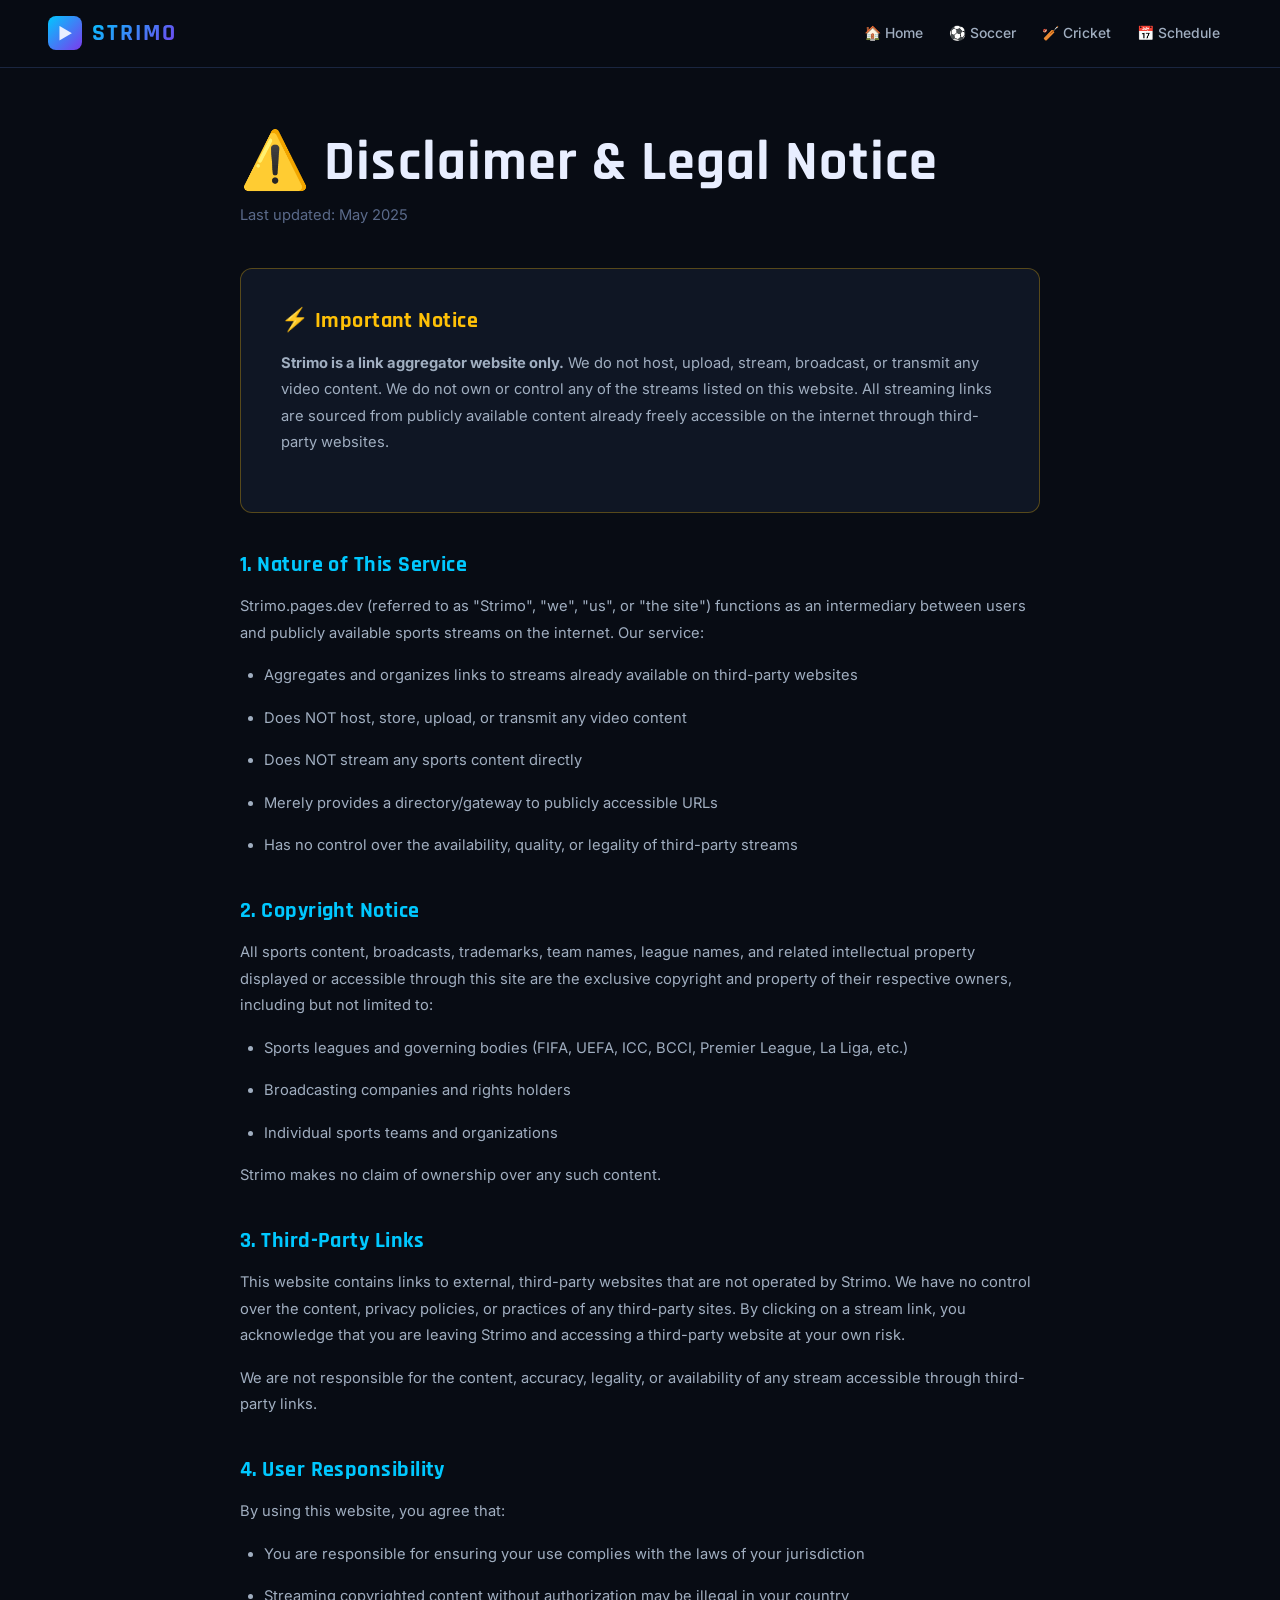
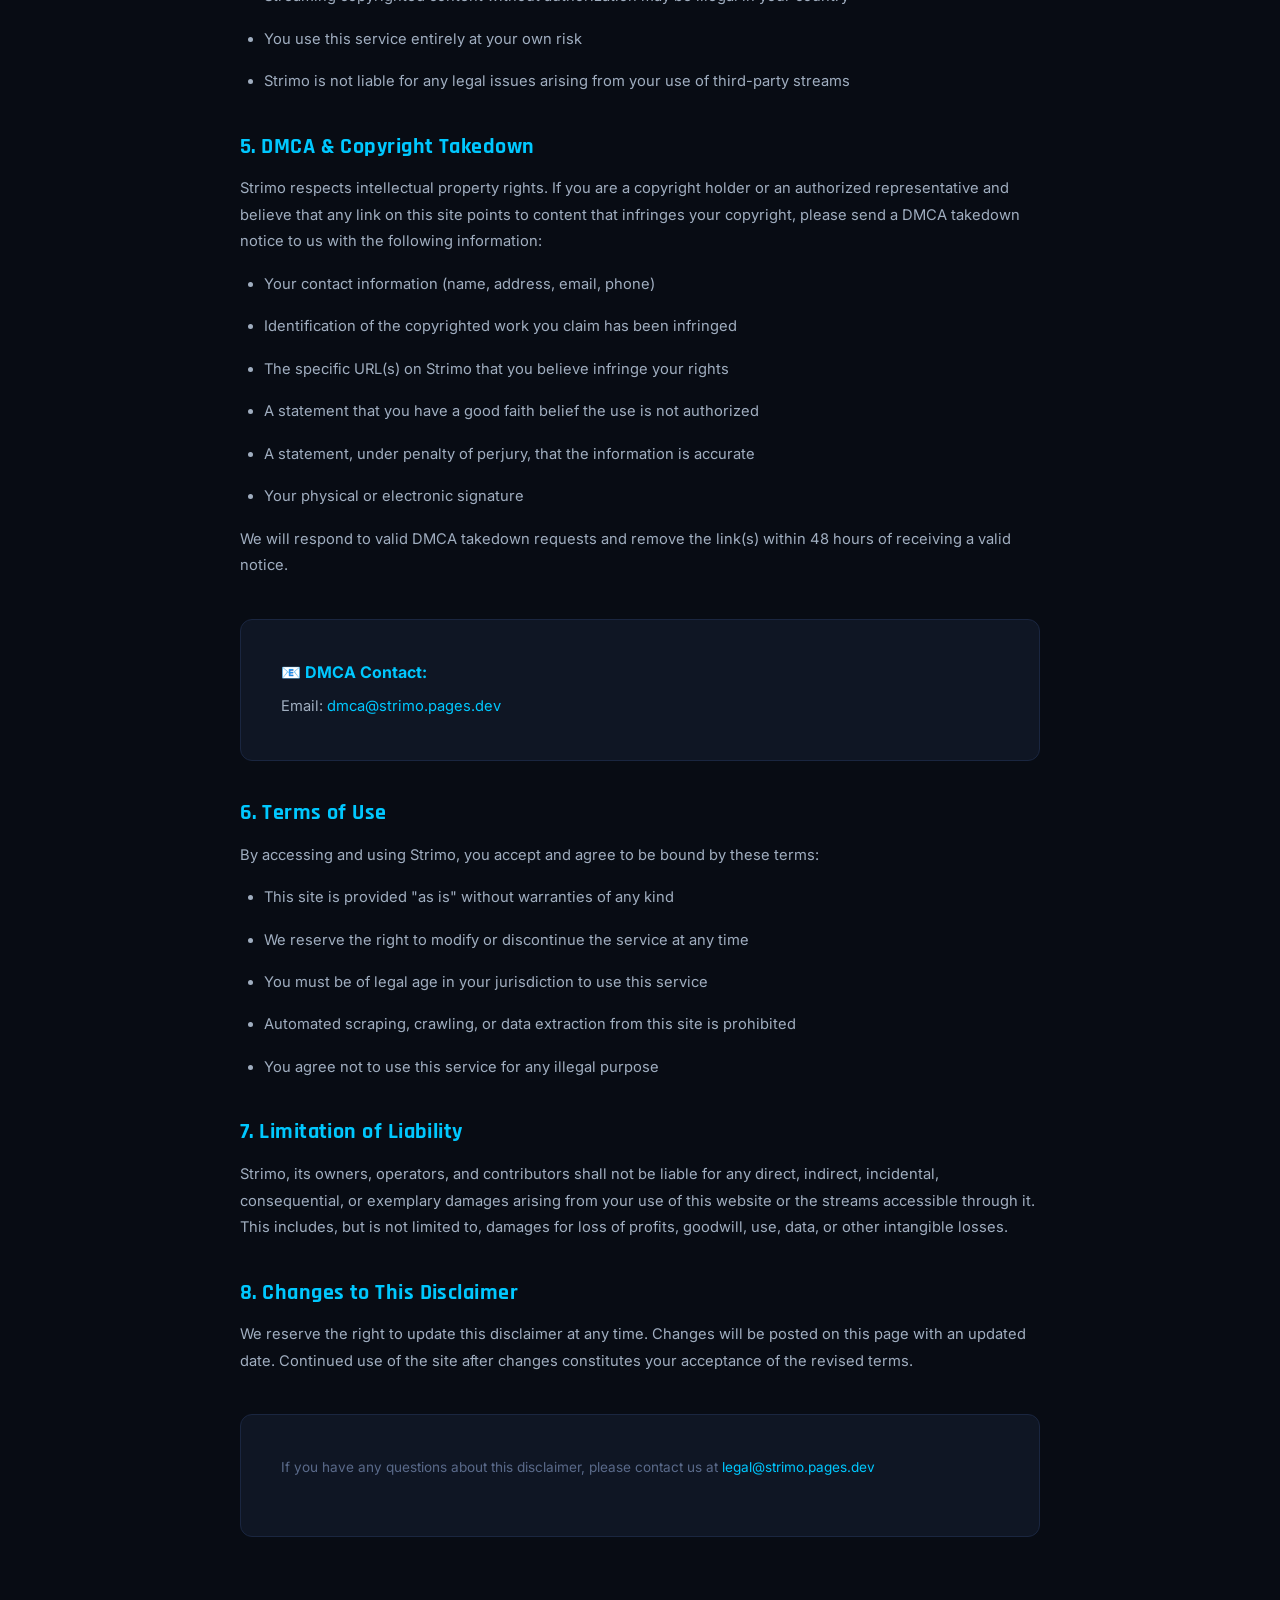
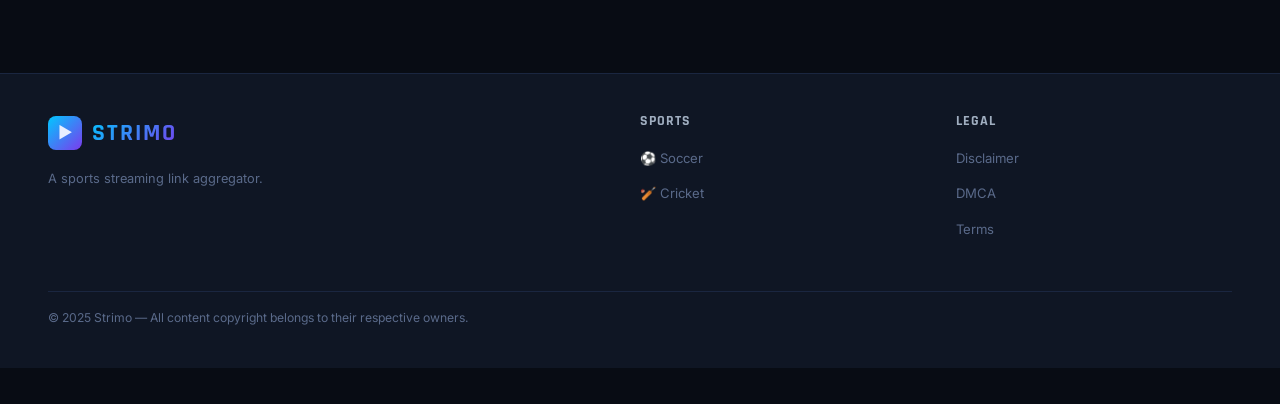
<file: disclaimer.html>
<!DOCTYPE html>
<html lang="en">
<head>
  <meta charset="UTF-8" />
  <meta name="viewport" content="width=device-width, initial-scale=1.0" />
  <title>Disclaimer & DMCA — Strimo</title>
  <meta name="description" content="Legal disclaimer, DMCA policy, and terms of use for Strimo sports streaming aggregator." />
  <link rel="icon" href="data:image/svg+xml,<svg xmlns='http://www.w3.org/2000/svg' viewBox='0 0 100 100'><text y='.9em' font-size='90'>▶</text></svg>" />
  <link rel="preconnect" href="https://fonts.googleapis.com" />
  <link href="https://fonts.googleapis.com/css2?family=Rajdhani:wght@500;600;700&family=Inter:wght@400;500;600&display=swap" rel="stylesheet" />
  <link rel="stylesheet" href="css/variables.css" />
  <link rel="stylesheet" href="css/base.css" />
  <link rel="stylesheet" href="css/components.css" />
  <link rel="stylesheet" href="css/main.css" />
</head>
<body>

<nav class="navbar"><div class="container">
  <a href="index.html" class="nav-logo"><div class="nav-logo-icon">▶</div><span class="nav-logo-text">STRIMO</span></a>
  <ul class="nav-links" id="navLinks">
    <li><a href="index.html">🏠 Home</a></li>
    <li><a href="soccer.html">⚽ Soccer</a></li>
    <li><a href="cricket.html">🏏 Cricket</a></li>
    <li><a href="schedule.html">📅 Schedule</a></li>
  </ul>
  <button class="nav-toggle" id="navToggle"><span></span><span></span><span></span></button>
</div></nav>

<div class="disclaimer-page">
  <div class="container">
    <div class="disclaimer-content">

      <h1>⚠️ Disclaimer &amp; Legal Notice</h1>
      <p style="color:var(--text-muted);margin-top:8px">Last updated: May 2025</p>

      <div class="disclaimer-box warning">
        <h2 style="margin-top:0;color:var(--accent-gold)">⚡ Important Notice</h2>
        <p><strong>Strimo is a link aggregator website only.</strong> We do not host, upload, stream, broadcast, or transmit any video content. We do not own or control any of the streams listed on this website. All streaming links are sourced from publicly available content already freely accessible on the internet through third-party websites.</p>
      </div>

      <h2>1. Nature of This Service</h2>
      <p>Strimo.pages.dev (referred to as "Strimo", "we", "us", or "the site") functions as an intermediary between users and publicly available sports streams on the internet. Our service:</p>
      <ul>
        <li>Aggregates and organizes links to streams already available on third-party websites</li>
        <li>Does NOT host, store, upload, or transmit any video content</li>
        <li>Does NOT stream any sports content directly</li>
        <li>Merely provides a directory/gateway to publicly accessible URLs</li>
        <li>Has no control over the availability, quality, or legality of third-party streams</li>
      </ul>

      <h2>2. Copyright Notice</h2>
      <p>All sports content, broadcasts, trademarks, team names, league names, and related intellectual property displayed or accessible through this site are the exclusive copyright and property of their respective owners, including but not limited to:</p>
      <ul>
        <li>Sports leagues and governing bodies (FIFA, UEFA, ICC, BCCI, Premier League, La Liga, etc.)</li>
        <li>Broadcasting companies and rights holders</li>
        <li>Individual sports teams and organizations</li>
      </ul>
      <p>Strimo makes no claim of ownership over any such content.</p>

      <h2>3. Third-Party Links</h2>
      <p>This website contains links to external, third-party websites that are not operated by Strimo. We have no control over the content, privacy policies, or practices of any third-party sites. By clicking on a stream link, you acknowledge that you are leaving Strimo and accessing a third-party website at your own risk.</p>
      <p>We are not responsible for the content, accuracy, legality, or availability of any stream accessible through third-party links.</p>

      <h2>4. User Responsibility</h2>
      <p>By using this website, you agree that:</p>
      <ul>
        <li>You are responsible for ensuring your use complies with the laws of your jurisdiction</li>
        <li>Streaming copyrighted content without authorization may be illegal in your country</li>
        <li>You use this service entirely at your own risk</li>
        <li>Strimo is not liable for any legal issues arising from your use of third-party streams</li>
      </ul>

      <h2 id="dmca">5. DMCA &amp; Copyright Takedown</h2>
      <p>Strimo respects intellectual property rights. If you are a copyright holder or an authorized representative and believe that any link on this site points to content that infringes your copyright, please send a DMCA takedown notice to us with the following information:</p>
      <ul>
        <li>Your contact information (name, address, email, phone)</li>
        <li>Identification of the copyrighted work you claim has been infringed</li>
        <li>The specific URL(s) on Strimo that you believe infringe your rights</li>
        <li>A statement that you have a good faith belief the use is not authorized</li>
        <li>A statement, under penalty of perjury, that the information is accurate</li>
        <li>Your physical or electronic signature</li>
      </ul>
      <p>We will respond to valid DMCA takedown requests and remove the link(s) within 48 hours of receiving a valid notice.</p>
      <div class="disclaimer-box">
        <strong style="color:var(--accent-cyan)">📧 DMCA Contact:</strong>
        <p style="margin:8px 0 0">Email: <a href="mailto:dmca@strimo.pages.dev" style="color:var(--accent-cyan)">dmca@strimo.pages.dev</a></p>
      </div>

      <h2 id="terms">6. Terms of Use</h2>
      <p>By accessing and using Strimo, you accept and agree to be bound by these terms:</p>
      <ul>
        <li>This site is provided "as is" without warranties of any kind</li>
        <li>We reserve the right to modify or discontinue the service at any time</li>
        <li>You must be of legal age in your jurisdiction to use this service</li>
        <li>Automated scraping, crawling, or data extraction from this site is prohibited</li>
        <li>You agree not to use this service for any illegal purpose</li>
      </ul>

      <h2>7. Limitation of Liability</h2>
      <p>Strimo, its owners, operators, and contributors shall not be liable for any direct, indirect, incidental, consequential, or exemplary damages arising from your use of this website or the streams accessible through it. This includes, but is not limited to, damages for loss of profits, goodwill, use, data, or other intangible losses.</p>

      <h2>8. Changes to This Disclaimer</h2>
      <p>We reserve the right to update this disclaimer at any time. Changes will be posted on this page with an updated date. Continued use of the site after changes constitutes your acceptance of the revised terms.</p>

      <div class="disclaimer-box" style="margin-top:var(--space-xl)">
        <p style="color:var(--text-muted);font-size:0.85rem">If you have any questions about this disclaimer, please contact us at <a href="mailto:legal@strimo.pages.dev" style="color:var(--accent-cyan)">legal@strimo.pages.dev</a></p>
      </div>

    </div>
  </div>
</div>

<footer class="footer"><div class="container">
  <div class="footer-grid">
    <div class="footer-brand"><a href="index.html" class="nav-logo"><div class="nav-logo-icon">▶</div><span class="nav-logo-text">STRIMO</span></a><p>A sports streaming link aggregator.</p></div>
    <div class="footer-col"><h4>Sports</h4><ul><li><a href="soccer.html">⚽ Soccer</a></li><li><a href="cricket.html">🏏 Cricket</a></li></ul></div>
    <div class="footer-col"><h4>Legal</h4><ul><li><a href="disclaimer.html">Disclaimer</a></li><li><a href="disclaimer.html#dmca">DMCA</a></li><li><a href="disclaimer.html#terms">Terms</a></li></ul></div>
  </div>
  <div class="footer-bottom"><p>© 2025 Strimo — All content copyright belongs to their respective owners.</p></div>
</div></footer>

<script src="js/utils.js"></script>
</body>
</html>
</file>
<file: css/variables.css>
/* ============================================================
   STRIMO — Design Tokens / CSS Variables
   ============================================================ */

:root {
  /* Background */
  --bg-primary:     #080c14;
  --bg-card:        #0f1624;
  --bg-elevated:    #151f33;
  --bg-hover:       #1a2840;
  --bg-overlay:     rgba(8, 12, 20, 0.92);
  --bg-glass:       rgba(15, 22, 36, 0.7);

  /* Accent Colors */
  --accent-cyan:        #00c8ff;
  --accent-cyan-dim:    rgba(0, 200, 255, 0.15);
  --accent-cyan-glow:   rgba(0, 200, 255, 0.3);
  --accent-live:        #ff2d2d;
  --accent-live-dim:    rgba(255, 45, 45, 0.2);
  --accent-green:       #00e676;
  --accent-green-dim:   rgba(0, 230, 118, 0.15);
  --accent-gold:        #ffc107;
  --accent-gold-dim:    rgba(255, 193, 7, 0.15);
  --accent-purple:      #7c3aed;
  --accent-soccer:      #00c8ff;
  --accent-cricket:     #ff9800;

  /* Text */
  --text-primary:   #e8eeff;
  --text-secondary: #a0aec0;
  --text-muted:     #5a6a8a;
  --text-dim:       #3a4a60;

  /* Borders */
  --border:         #1a2640;
  --border-hover:   #2a3d5a;
  --border-accent:  rgba(0, 200, 255, 0.3);

  /* Shadows */
  --shadow-sm:      0 2px 8px rgba(0, 0, 0, 0.4);
  --shadow-card:    0 4px 24px rgba(0, 0, 0, 0.5);
  --shadow-glow:    0 0 40px rgba(0, 200, 255, 0.12);
  --shadow-live:    0 0 20px rgba(255, 45, 45, 0.3);
  --shadow-up:      0 -4px 20px rgba(0, 200, 255, 0.08);

  /* Gradients */
  --gradient-hero:   linear-gradient(135deg, #080c14 0%, #0d1b38 50%, #080c14 100%);
  --gradient-card:   linear-gradient(135deg, #0f1624 0%, #151f33 100%);
  --gradient-cyan:   linear-gradient(135deg, #00c8ff 0%, #7c3aed 100%);
  --gradient-live:   linear-gradient(135deg, #ff2d2d 0%, #ff6b35 100%);
  --gradient-soccer: linear-gradient(135deg, #00c8ff 0%, #0066cc 100%);
  --gradient-cricket:linear-gradient(135deg, #ff9800 0%, #e65100 100%);

  /* Spacing */
  --space-xs:   4px;
  --space-sm:   8px;
  --space-md:   16px;
  --space-lg:   24px;
  --space-xl:   40px;
  --space-2xl:  64px;
  --space-3xl:  96px;

  /* Border Radius */
  --radius-xs:   4px;
  --radius-sm:   8px;
  --radius-md:   12px;
  --radius-lg:   20px;
  --radius-xl:   28px;
  --radius-full: 9999px;

  /* Typography */
  --font-heading: 'Rajdhani', sans-serif;
  --font-body:    'Inter', sans-serif;
  --font-mono:    'JetBrains Mono', monospace;

  /* Transitions */
  --transition-fast:   0.15s cubic-bezier(0.4, 0, 0.2, 1);
  --transition:        0.25s cubic-bezier(0.4, 0, 0.2, 1);
  --transition-slow:   0.4s cubic-bezier(0.4, 0, 0.2, 1);

  /* Z-Index */
  --z-base:    1;
  --z-card:    10;
  --z-nav:     100;
  --z-modal:   200;
  --z-toast:   300;
  --z-top:     400;

  /* Nav */
  --nav-height: 68px;

  /* Container */
  --container-max:  1400px;
  --container-pad:  clamp(16px, 4vw, 48px);
}
</file>
<file: css/base.css>
/* ============================================================
   STRIMO — Base Reset + Typography
   ============================================================ */

*, *::before, *::after {
  box-sizing: border-box;
  margin: 0;
  padding: 0;
}

html {
  scroll-behavior: smooth;
  -webkit-text-size-adjust: 100%;
}

body {
  font-family: var(--font-body);
  background-color: var(--bg-primary);
  color: var(--text-primary);
  line-height: 1.6;
  min-height: 100vh;
  overflow-x: hidden;
  -webkit-font-smoothing: antialiased;
  -moz-osx-font-smoothing: grayscale;
}

/* Scrollbar */
::-webkit-scrollbar { width: 6px; height: 6px; }
::-webkit-scrollbar-track { background: var(--bg-primary); }
::-webkit-scrollbar-thumb { background: var(--border-hover); border-radius: var(--radius-full); }
::-webkit-scrollbar-thumb:hover { background: var(--accent-cyan-dim); }

/* Selection */
::selection { background: var(--accent-cyan-dim); color: var(--accent-cyan); }

/* Links */
a { color: inherit; text-decoration: none; }
a:hover { color: var(--accent-cyan); }

/* Images */
img { max-width: 100%; display: block; }

/* Buttons */
button { cursor: pointer; border: none; background: none; font-family: inherit; }

/* Input */
input, select, textarea {
  font-family: inherit;
  background: var(--bg-elevated);
  border: 1px solid var(--border);
  color: var(--text-primary);
  border-radius: var(--radius-sm);
  outline: none;
  transition: border-color var(--transition), box-shadow var(--transition);
}
input:focus, select:focus, textarea:focus {
  border-color: var(--accent-cyan);
  box-shadow: 0 0 0 3px var(--accent-cyan-dim);
}

/* Typography Scale */
h1, h2, h3, h4, h5, h6 {
  font-family: var(--font-heading);
  font-weight: 700;
  line-height: 1.1;
  letter-spacing: 0.02em;
  color: var(--text-primary);
}
h1 { font-size: clamp(2rem, 5vw, 3.5rem); }
h2 { font-size: clamp(1.5rem, 3vw, 2.2rem); }
h3 { font-size: clamp(1.2rem, 2.5vw, 1.6rem); }
h4 { font-size: 1.2rem; }
h5 { font-size: 1rem; }

p { font-size: 0.95rem; color: var(--text-secondary); }

/* Utility Classes */
.container {
  width: 100%;
  max-width: var(--container-max);
  margin: 0 auto;
  padding: 0 var(--container-pad);
}

.text-center { text-align: center; }
.text-muted   { color: var(--text-muted); }
.text-cyan    { color: var(--accent-cyan); }
.text-live    { color: var(--accent-live); }
.text-green   { color: var(--accent-green); }
.text-gold    { color: var(--accent-gold); }

.flex         { display: flex; }
.flex-center  { display: flex; align-items: center; justify-content: center; }
.flex-between { display: flex; align-items: center; justify-content: space-between; }
.flex-col     { display: flex; flex-direction: column; }
.gap-sm       { gap: var(--space-sm); }
.gap-md       { gap: var(--space-md); }
.gap-lg       { gap: var(--space-lg); }

.grid-2 { display: grid; grid-template-columns: repeat(2, 1fr); gap: var(--space-md); }
.grid-3 { display: grid; grid-template-columns: repeat(3, 1fr); gap: var(--space-md); }
.grid-4 { display: grid; grid-template-columns: repeat(4, 1fr); gap: var(--space-md); }

.sr-only {
  position: absolute; width: 1px; height: 1px;
  padding: 0; margin: -1px; overflow: hidden;
  clip: rect(0,0,0,0); white-space: nowrap; border-width: 0;
}

.page-content {
  padding-top: calc(var(--nav-height) + 16px);
  min-height: calc(100vh - var(--nav-height));
}

/* Divider */
.divider {
  width: 100%;
  height: 1px;
  background: var(--border);
  margin: var(--space-xl) 0;
}

/* Glow Line */
.glow-line {
  width: 60px;
  height: 3px;
  background: var(--gradient-cyan);
  border-radius: var(--radius-full);
  margin: var(--space-sm) 0 var(--space-lg);
}

/* Section Header */
.section-header {
  display: flex;
  align-items: center;
  justify-content: space-between;
  margin-bottom: var(--space-lg);
}
.section-title {
  font-family: var(--font-heading);
  font-size: 1.6rem;
  font-weight: 700;
  letter-spacing: 0.05em;
  text-transform: uppercase;
  display: flex;
  align-items: center;
  gap: var(--space-sm);
}
.section-title .title-icon {
  font-size: 1.4rem;
}

/* Animations */
@keyframes pulse-live {
  0%, 100% { opacity: 1; transform: scale(1); }
  50%       { opacity: 0.6; transform: scale(1.2); }
}
@keyframes fadeIn {
  from { opacity: 0; transform: translateY(12px); }
  to   { opacity: 1; transform: translateY(0); }
}
@keyframes slideIn {
  from { opacity: 0; transform: translateX(-20px); }
  to   { opacity: 1; transform: translateX(0); }
}
@keyframes shimmer {
  0%   { background-position: -200% 0; }
  100% { background-position:  200% 0; }
}
@keyframes glow-pulse {
  0%, 100% { box-shadow: 0 0 20px rgba(0, 200, 255, 0.1); }
  50%       { box-shadow: 0 0 40px rgba(0, 200, 255, 0.25); }
}

.animate-in { animation: fadeIn 0.4s ease both; }

/* Skeleton Loading */
.skeleton {
  background: linear-gradient(90deg, var(--bg-elevated) 25%, var(--bg-hover) 50%, var(--bg-elevated) 75%);
  background-size: 200% 100%;
  animation: shimmer 1.5s infinite;
  border-radius: var(--radius-sm);
}

/* Responsive */
@media (max-width: 1024px) {
  .grid-4 { grid-template-columns: repeat(2, 1fr); }
  .grid-3 { grid-template-columns: repeat(2, 1fr); }
}
@media (max-width: 640px) {
  .grid-4, .grid-3, .grid-2 { grid-template-columns: 1fr; }
}
</file>
<file: css/components.css>
/* ============================================================
   STRIMO — Reusable Components
   ============================================================ */

/* ── Disclaimer Bar ─────────────────────────────────────── */
.disclaimer-bar {
  position: fixed;
  bottom: 0; left: 0; right: 0;
  z-index: var(--z-top);
  background: rgba(8, 12, 20, 0.97);
  border-top: 1px solid var(--border);
  backdrop-filter: blur(12px);
  padding: 8px var(--container-pad);
}
.disclaimer-bar .inner {
  display: flex; align-items: center; gap: var(--space-sm);
  max-width: var(--container-max); margin: 0 auto;
}
.disclaimer-bar p { font-size: 0.7rem; color: var(--text-muted); flex: 1; line-height: 1.4; }
.disclaimer-bar p a { color: var(--accent-cyan); }
.disclaimer-close { color: var(--text-muted); font-size: 1.1rem; padding: 2px 8px; border-radius: var(--radius-sm); transition: color var(--transition); flex-shrink: 0; }
.disclaimer-close:hover { color: var(--text-primary); }

/* ── Navigation ─────────────────────────────────────────── */
.navbar {
  position: fixed; top: 0; left: 0; right: 0;
  z-index: var(--z-nav);
  height: var(--nav-height);
  background: rgba(8, 12, 20, 0.96);
  border-bottom: 1px solid var(--border);
  backdrop-filter: blur(16px);
}
.navbar .container { height: 100%; display: flex; align-items: center; justify-content: space-between; gap: var(--space-lg); }
.nav-logo { display: flex; align-items: center; gap: 10px; text-decoration: none; }
.nav-logo-icon { width: 34px; height: 34px; background: var(--gradient-cyan); border-radius: var(--radius-sm); display: flex; align-items: center; justify-content: center; font-size: 1rem; }
.nav-logo-text { font-family: var(--font-heading); font-size: 1.5rem; font-weight: 700; letter-spacing: 0.08em; background: var(--gradient-cyan); -webkit-background-clip: text; -webkit-text-fill-color: transparent; background-clip: text; }
.nav-links { display: flex; align-items: center; gap: 2px; list-style: none; }
.nav-links a { display: flex; align-items: center; gap: 5px; padding: 6px 12px; border-radius: var(--radius-sm); font-size: 0.87rem; font-weight: 500; color: var(--text-secondary); transition: all var(--transition); text-decoration: none; }
.nav-links a:hover, .nav-links a.active { color: var(--accent-cyan); background: var(--accent-cyan-dim); }
.nav-live-dot { width: 6px; height: 6px; background: var(--accent-live); border-radius: 50%; animation: pulse-live 1.5s ease infinite; }
.nav-live a { color: var(--accent-live) !important; }
.nav-live a:hover { background: var(--accent-live-dim) !important; }
.nav-toggle { display: none; flex-direction: column; gap: 5px; cursor: pointer; }
.nav-toggle span { width: 22px; height: 2px; background: var(--text-primary); border-radius: var(--radius-full); transition: transform var(--transition); }

@media (max-width: 768px) {
  .nav-toggle { display: flex; }
  .nav-links { display: none; position: absolute; top: var(--nav-height); left: 0; right: 0; flex-direction: column; background: rgba(8,12,20,0.98); border-bottom: 1px solid var(--border); padding: var(--space-md); gap: 4px; }
  .nav-links.open { display: flex; }
  .nav-links a { width: 100%; }
}

/* ── Badges ─────────────────────────────────────────────── */
.badge { display: inline-flex; align-items: center; gap: 4px; padding: 3px 9px; border-radius: var(--radius-full); font-size: 0.68rem; font-weight: 700; letter-spacing: 0.08em; text-transform: uppercase; }
.badge-live { background: var(--accent-live-dim); color: var(--accent-live); border: 1px solid rgba(255,45,45,0.3); }
.badge-live .live-dot { width: 5px; height: 5px; background: var(--accent-live); border-radius: 50%; animation: pulse-live 1.2s ease infinite; }
.badge-upcoming { background: var(--accent-cyan-dim); color: var(--accent-cyan); border: 1px solid rgba(0,200,255,0.2); }
.badge-completed { background: rgba(90,106,138,0.15); color: var(--text-muted); border: 1px solid var(--border); }
.badge-hd { background: var(--accent-gold-dim); color: var(--accent-gold); border: 1px solid rgba(255,193,7,0.2); }

/* ── Buttons ─────────────────────────────────────────────── */
.btn { display: inline-flex; align-items: center; justify-content: center; gap: 7px; padding: 10px 22px; border-radius: var(--radius-sm); font-family: var(--font-body); font-size: 0.88rem; font-weight: 600; cursor: pointer; border: none; transition: all var(--transition); text-decoration: none; white-space: nowrap; }
.btn-primary { background: var(--gradient-cyan); color: #000; }
.btn-primary:hover { opacity: 0.9; transform: translateY(-1px); box-shadow: 0 8px 24px rgba(0,200,255,0.3); color: #000; }
.btn-outline { background: transparent; color: var(--accent-cyan); border: 1px solid var(--accent-cyan); }
.btn-outline:hover { background: var(--accent-cyan-dim); }
.btn-ghost { background: var(--bg-elevated); color: var(--text-primary); border: 1px solid var(--border); }
.btn-ghost:hover { border-color: var(--accent-cyan); color: var(--accent-cyan); }
.btn-danger { background: var(--accent-live-dim); color: var(--accent-live); border: 1px solid rgba(255,45,45,0.3); }
.btn-danger:hover { background: rgba(255,45,45,0.25); }
.btn-sm { padding: 6px 14px; font-size: 0.78rem; }
.btn-lg { padding: 14px 32px; font-size: 1rem; }

/* ── Match Cards ─────────────────────────────────────────── */
.match-card { background: var(--bg-card); border: 1px solid var(--border); border-radius: var(--radius-md); padding: var(--space-md); cursor: pointer; transition: all var(--transition); position: relative; overflow: hidden; text-decoration: none; display: block; }
.match-card::before { content: ''; position: absolute; top: 0; left: 0; right: 0; height: 2px; background: transparent; transition: background var(--transition); }
.match-card:hover { border-color: var(--border-hover); background: var(--bg-elevated); transform: translateY(-2px); box-shadow: var(--shadow-card); }
.match-card:hover::before { background: var(--gradient-cyan); }
.match-card.is-live { border-color: rgba(255,45,45,0.3); }
.match-card.is-live::before { background: var(--gradient-live); }
.match-card-header { display: flex; align-items: center; justify-content: space-between; margin-bottom: var(--space-sm); }
.match-league { font-size: 0.7rem; font-weight: 600; letter-spacing: 0.06em; text-transform: uppercase; color: var(--text-muted); }
.match-teams { display: flex; align-items: center; justify-content: space-between; gap: var(--space-md); padding: var(--space-sm) 0; }
.match-team { display: flex; flex-direction: column; align-items: center; gap: 6px; flex: 1; }
.team-icon { width: 46px; height: 46px; background: var(--bg-elevated); border: 1px solid var(--border); border-radius: 50%; display: flex; align-items: center; justify-content: center; font-size: 1.3rem; }
.team-name { font-family: var(--font-heading); font-size: 0.9rem; font-weight: 700; letter-spacing: 0.04em; text-align: center; color: var(--text-primary); }
.match-vs { font-family: var(--font-heading); font-size: 0.95rem; font-weight: 700; color: var(--text-muted); padding: 0 var(--space-sm); flex-shrink: 0; }
.match-card-footer { display: flex; align-items: center; justify-content: space-between; margin-top: var(--space-sm); padding-top: var(--space-sm); border-top: 1px solid var(--border); }
.match-time { font-size: 0.78rem; color: var(--text-muted); display: flex; align-items: center; gap: 4px; }
.match-streams { font-size: 0.75rem; color: var(--accent-green); display: flex; align-items: center; gap: 4px; }

/* ── Sport Category Cards ────────────────────────────────── */
.sport-card { background: var(--bg-card); border: 1px solid var(--border); border-radius: var(--radius-lg); padding: var(--space-xl) var(--space-lg); display: flex; flex-direction: column; align-items: center; gap: var(--space-md); cursor: pointer; transition: all var(--transition); text-decoration: none; position: relative; overflow: hidden; }
.sport-card:hover { transform: translateY(-4px); box-shadow: var(--shadow-glow); }
.sport-card.soccer:hover { border-color: rgba(0,200,255,0.4); }
.sport-card.cricket:hover { border-color: rgba(255,152,0,0.4); }
.sport-icon { font-size: 2.8rem; line-height: 1; }
.sport-name { font-family: var(--font-heading); font-size: 1.4rem; font-weight: 700; letter-spacing: 0.08em; text-transform: uppercase; }
.sport-card.soccer .sport-name { color: var(--accent-soccer); }
.sport-card.cricket .sport-name { color: var(--accent-cricket); }
.sport-count { font-size: 0.78rem; color: var(--text-muted); }

/* ── Filter Tabs ─────────────────────────────────────────── */
.filter-tabs { display: flex; gap: 4px; background: var(--bg-card); border: 1px solid var(--border); border-radius: var(--radius-md); padding: 4px; overflow-x: auto; scrollbar-width: none; }
.filter-tabs::-webkit-scrollbar { display: none; }
.filter-tab { padding: 7px 16px; border-radius: var(--radius-sm); font-size: 0.84rem; font-weight: 500; color: var(--text-muted); cursor: pointer; transition: all var(--transition); white-space: nowrap; border: none; background: none; }
.filter-tab:hover { color: var(--text-primary); }
.filter-tab.active { background: var(--bg-elevated); color: var(--accent-cyan); border: 1px solid var(--border-accent); }

/* ── League Badges ───────────────────────────────────────── */
.league-filters { display: flex; gap: var(--space-sm); flex-wrap: wrap; margin-bottom: var(--space-lg); }
.league-badge { padding: 5px 14px; border-radius: var(--radius-full); font-size: 0.76rem; font-weight: 600; background: var(--bg-card); border: 1px solid var(--border); color: var(--text-muted); cursor: pointer; transition: all var(--transition); }
.league-badge:hover, .league-badge.active { background: var(--accent-cyan-dim); border-color: var(--accent-cyan); color: var(--accent-cyan); }

/* ── Countdown ───────────────────────────────────────────── */
.countdown { display: flex; align-items: center; gap: 4px; font-family: var(--font-heading); }
.countdown-unit { display: flex; flex-direction: column; align-items: center; gap: 2px; }
.countdown-value { font-size: 1.2rem; font-weight: 700; color: var(--accent-cyan); background: var(--bg-elevated); border: 1px solid var(--border); padding: 3px 8px; border-radius: var(--radius-xs); min-width: 36px; text-align: center; }
.countdown-label { font-size: 0.58rem; font-weight: 600; letter-spacing: 0.1em; text-transform: uppercase; color: var(--text-muted); }
.countdown-sep { font-size: 1.2rem; font-weight: 700; color: var(--text-dim); align-self: flex-start; padding-top: 3px; }

/* ── Ad Slots ────────────────────────────────────────────── */
.ad-slot { display: flex; align-items: center; justify-content: center; background: var(--bg-card); border: 1px dashed var(--border); border-radius: var(--radius-sm); color: var(--text-dim); font-size: 0.72rem; overflow: hidden; position: relative; }
.ad-slot::before { content: 'Advertisement'; position: absolute; top: 4px; left: 8px; font-size: 0.58rem; color: var(--text-dim); letter-spacing: 0.1em; text-transform: uppercase; }
.ad-leaderboard { width: 100%; height: 90px; margin: var(--space-md) 0; }
.ad-mobile { width: 100%; height: 50px; margin: var(--space-md) 0; display: none; }
.ad-rectangle { width: 300px; min-height: 250px; flex-shrink: 0; }
.ad-footer { width: 100%; height: 90px; margin: var(--space-xl) 0 80px; }
@media (max-width: 768px) {
  .ad-leaderboard { display: none; }
  .ad-mobile { display: flex; }
  .ad-rectangle { width: 100%; }
}

/* ── Empty & Loading States ──────────────────────────────── */
.empty-state { text-align: center; padding: var(--space-3xl) var(--space-lg); }
.empty-state-icon { font-size: 3rem; margin-bottom: var(--space-md); opacity: 0.4; }
.empty-state h3 { font-family: var(--font-heading); font-size: 1.3rem; font-weight: 700; color: var(--text-secondary); margin-bottom: var(--space-sm); }
.empty-state p { color: var(--text-muted); font-size: 0.88rem; }
.loading-state { display: flex; align-items: center; justify-content: center; padding: var(--space-3xl); }
.spinner { width: 32px; height: 32px; border: 3px solid var(--border); border-top-color: var(--accent-cyan); border-radius: 50%; animation: spin 0.7s linear infinite; }
@keyframes spin { to { transform: rotate(360deg); } }

/* ── Toast ───────────────────────────────────────────────── */
.toast-container { position: fixed; top: calc(var(--nav-height) + 16px); right: 16px; z-index: var(--z-toast); display: flex; flex-direction: column; gap: 8px; }
.toast { background: var(--bg-elevated); border: 1px solid var(--border); border-radius: var(--radius-md); padding: var(--space-md) var(--space-lg); font-size: 0.87rem; max-width: 320px; box-shadow: var(--shadow-card); animation: fadeIn 0.3s ease; display: flex; align-items: center; gap: var(--space-sm); }
.toast.success { border-color: rgba(0,230,118,0.4); }
.toast.error { border-color: rgba(255,45,45,0.4); }

/* ── Footer ──────────────────────────────────────────────── */
.footer { background: var(--bg-card); border-top: 1px solid var(--border); padding: var(--space-xl) 0; margin-bottom: 36px; }
.footer-grid { display: grid; grid-template-columns: 2fr 1fr 1fr; gap: var(--space-xl); }
.footer-brand p { font-size: 0.8rem; color: var(--text-muted); line-height: 1.7; margin-top: var(--space-md); max-width: 280px; }
.footer-col h4 { font-family: var(--font-heading); font-size: 0.85rem; font-weight: 700; letter-spacing: 0.08em; text-transform: uppercase; color: var(--text-secondary); margin-bottom: var(--space-md); }
.footer-col ul { list-style: none; }
.footer-col li { margin-bottom: 10px; }
.footer-col a { font-size: 0.82rem; color: var(--text-muted); transition: color var(--transition); }
.footer-col a:hover { color: var(--accent-cyan); }
.footer-bottom { margin-top: var(--space-xl); padding-top: var(--space-md); border-top: 1px solid var(--border); display: flex; align-items: center; justify-content: space-between; gap: var(--space-md); flex-wrap: wrap; }
.footer-bottom p { font-size: 0.76rem; color: var(--text-muted); }
@media (max-width: 640px) { .footer-grid { grid-template-columns: 1fr 1fr; } .footer-brand { grid-column: 1/-1; } }
</file>
<file: css/main.css>
/* ============================================================
   STRIMO — Page Layouts & Sections
   ============================================================ */

/* ── Hero Section ────────────────────────────────────────── */
.hero {
  position: relative;
  min-height: 520px;
  display: flex;
  align-items: center;
  overflow: hidden;
  background: var(--gradient-hero);
  padding: var(--space-3xl) 0 var(--space-2xl);
  margin-top: var(--nav-height);
}
.hero-bg {
  position: absolute; inset: 0;
  background:
    radial-gradient(ellipse 70% 60% at 80% 50%, rgba(0,200,255,0.06), transparent),
    radial-gradient(ellipse 50% 40% at 20% 80%, rgba(124,58,237,0.06), transparent);
  pointer-events: none;
}
.hero-grid-overlay {
  position: absolute; inset: 0;
  background-image:
    linear-gradient(rgba(26,38,64,0.4) 1px, transparent 1px),
    linear-gradient(90deg, rgba(26,38,64,0.4) 1px, transparent 1px);
  background-size: 40px 40px;
  pointer-events: none;
  mask-image: linear-gradient(to bottom, transparent, rgba(0,0,0,0.5) 30%, rgba(0,0,0,0.5) 70%, transparent);
}
.hero-content { position: relative; z-index: 1; max-width: 700px; }
.hero-eyebrow {
  display: inline-flex; align-items: center; gap: 8px;
  background: var(--accent-live-dim); border: 1px solid rgba(255,45,45,0.3);
  color: var(--accent-live); font-size: 0.75rem; font-weight: 700;
  letter-spacing: 0.12em; text-transform: uppercase;
  padding: 5px 14px; border-radius: var(--radius-full);
  margin-bottom: var(--space-lg);
}
.hero-eyebrow .live-dot { width: 6px; height: 6px; background: var(--accent-live); border-radius: 50%; animation: pulse-live 1.5s ease infinite; }
.hero h1 { margin-bottom: var(--space-md); }
.hero h1 span { background: var(--gradient-cyan); -webkit-background-clip: text; -webkit-text-fill-color: transparent; background-clip: text; }
.hero-sub { font-size: 1.05rem; color: var(--text-secondary); margin-bottom: var(--space-xl); max-width: 500px; }
.hero-actions { display: flex; gap: var(--space-md); flex-wrap: wrap; }
.hero-stats {
  display: flex; gap: var(--space-xl);
  margin-top: var(--space-2xl);
  padding-top: var(--space-xl);
  border-top: 1px solid var(--border);
}
.hero-stat {}
.hero-stat-value { font-family: var(--font-heading); font-size: 2rem; font-weight: 700; color: var(--accent-cyan); }
.hero-stat-label { font-size: 0.78rem; color: var(--text-muted); }

/* ── Live Now Section ────────────────────────────────────── */
.live-section { padding: var(--space-xl) 0; }
.live-grid { display: grid; grid-template-columns: repeat(auto-fill, minmax(280px, 1fr)); gap: var(--space-md); }

/* ── Matches Grid ────────────────────────────────────────── */
.matches-section { padding: var(--space-xl) 0; }
.matches-grid { display: grid; grid-template-columns: repeat(auto-fill, minmax(260px, 1fr)); gap: var(--space-md); }

/* ── Sport Page Layout ───────────────────────────────────── */
.sport-page-header {
  padding: var(--space-2xl) 0 var(--space-xl);
  margin-top: var(--nav-height);
  background: var(--gradient-hero);
  border-bottom: 1px solid var(--border);
  position: relative;
  overflow: hidden;
}
.sport-page-header::before {
  content: attr(data-sport-icon);
  position: absolute;
  right: var(--container-pad);
  top: 50%;
  transform: translateY(-50%);
  font-size: 12rem;
  opacity: 0.04;
  line-height: 1;
  pointer-events: none;
}
.sport-page-title { font-family: var(--font-heading); font-size: clamp(2.5rem, 6vw, 4rem); font-weight: 700; text-transform: uppercase; letter-spacing: 0.06em; }
.sport-page-title.soccer { background: var(--gradient-soccer); -webkit-background-clip: text; -webkit-text-fill-color: transparent; background-clip: text; }
.sport-page-title.cricket { background: var(--gradient-cricket); -webkit-background-clip: text; -webkit-text-fill-color: transparent; background-clip: text; }
.sport-page-subtitle { color: var(--text-muted); font-size: 0.9rem; margin-top: 6px; }

.sport-page-content { padding: var(--space-xl) 0 var(--space-2xl); }
.sport-content-layout { display: grid; grid-template-columns: 1fr 300px; gap: var(--space-xl); align-items: start; }
@media (max-width: 1024px) { .sport-content-layout { grid-template-columns: 1fr; } }

/* ── Schedule Page ───────────────────────────────────────── */
.schedule-page { padding: var(--space-xl) 0 var(--space-2xl); margin-top: var(--nav-height); }
.schedule-header { padding: var(--space-xl) 0; }
.schedule-day { margin-bottom: var(--space-xl); }
.schedule-day-header {
  display: flex; align-items: center; gap: var(--space-md);
  margin-bottom: var(--space-md);
  padding-bottom: var(--space-md);
  border-bottom: 1px solid var(--border);
}
.schedule-day-date { font-family: var(--font-heading); font-size: 1.1rem; font-weight: 700; color: var(--text-primary); }
.schedule-day-label { font-size: 0.78rem; color: var(--text-muted); background: var(--bg-card); border: 1px solid var(--border); padding: 3px 10px; border-radius: var(--radius-full); }
.schedule-list { display: flex; flex-direction: column; gap: 8px; }
.schedule-item { display: flex; align-items: center; gap: var(--space-md); background: var(--bg-card); border: 1px solid var(--border); border-radius: var(--radius-md); padding: var(--space-md); transition: all var(--transition); text-decoration: none; }
.schedule-item:hover { border-color: var(--border-hover); background: var(--bg-elevated); transform: translateX(4px); }
.schedule-time { font-family: var(--font-heading); font-size: 1.1rem; font-weight: 700; color: var(--accent-cyan); min-width: 60px; }
.schedule-sport-icon { font-size: 1.4rem; width: 40px; text-align: center; flex-shrink: 0; }
.schedule-match-info { flex: 1; }
.schedule-teams { font-family: var(--font-heading); font-size: 1rem; font-weight: 700; color: var(--text-primary); }
.schedule-league { font-size: 0.76rem; color: var(--text-muted); margin-top: 2px; }

/* ── Stream / Match Page ─────────────────────────────────── */
.match-page { padding-top: var(--nav-height); }
.match-page-header {
  background: var(--bg-card);
  border-bottom: 1px solid var(--border);
  padding: var(--space-xl) 0;
}
.match-page-breadcrumb { display: flex; align-items: center; gap: 6px; font-size: 0.8rem; color: var(--text-muted); margin-bottom: var(--space-md); }
.match-page-breadcrumb a { color: var(--text-muted); transition: color var(--transition); }
.match-page-breadcrumb a:hover { color: var(--accent-cyan); }
.match-page-teams { display: flex; align-items: center; justify-content: center; gap: var(--space-xl); padding: var(--space-lg) 0; }
.match-page-team { display: flex; flex-direction: column; align-items: center; gap: var(--space-sm); }
.match-page-team-icon { width: 80px; height: 80px; background: var(--bg-elevated); border: 2px solid var(--border); border-radius: 50%; display: flex; align-items: center; justify-content: center; font-size: 2.5rem; }
.match-page-team-name { font-family: var(--font-heading); font-size: 1.3rem; font-weight: 700; }
.match-page-vs { font-family: var(--font-heading); font-size: 2rem; font-weight: 700; color: var(--text-muted); }
.match-page-meta { display: flex; align-items: center; justify-content: center; gap: var(--space-lg); flex-wrap: wrap; margin-top: var(--space-md); }
.match-page-meta span { font-size: 0.83rem; color: var(--text-muted); display: flex; align-items: center; gap: 5px; }

.match-page-content { padding: var(--space-xl) 0 var(--space-2xl); }
.match-page-layout { display: grid; grid-template-columns: 1fr 300px; gap: var(--space-xl); align-items: start; }
@media (max-width: 1024px) { .match-page-layout { grid-template-columns: 1fr; } }

/* ── Search Page ─────────────────────────────────────────── */
.search-page { padding: var(--space-xl) 0 var(--space-2xl); margin-top: var(--nav-height); }
.search-hero { text-align: center; padding: var(--space-2xl) 0 var(--space-xl); }
.search-box-wrap { position: relative; max-width: 640px; margin: 0 auto var(--space-xl); }
.search-box-icon { position: absolute; left: 18px; top: 50%; transform: translateY(-50%); font-size: 1.1rem; color: var(--text-muted); pointer-events: none; }
.search-box { width: 100%; padding: 16px 20px 16px 50px; background: var(--bg-card); border: 1px solid var(--border); border-radius: var(--radius-lg); font-size: 1rem; color: var(--text-primary); transition: all var(--transition); }
.search-box:focus { border-color: var(--accent-cyan); box-shadow: 0 0 0 3px var(--accent-cyan-dim); }
.search-results-grid { display: grid; grid-template-columns: repeat(auto-fill, minmax(260px, 1fr)); gap: var(--space-md); }

/* ── Disclaimer Page ─────────────────────────────────────── */
.disclaimer-page { padding: var(--space-2xl) 0 var(--space-3xl); margin-top: var(--nav-height); }
.disclaimer-content { max-width: 800px; margin: 0 auto; }
.disclaimer-content h2 { font-family: var(--font-heading); font-size: 1.4rem; font-weight: 700; color: var(--accent-cyan); margin: var(--space-xl) 0 var(--space-md); }
.disclaimer-content p, .disclaimer-content li { font-size: 0.92rem; color: var(--text-secondary); line-height: 1.8; margin-bottom: var(--space-md); }
.disclaimer-content ul { padding-left: var(--space-lg); }
.disclaimer-box { background: var(--bg-card); border: 1px solid var(--border); border-radius: var(--radius-md); padding: var(--space-xl); margin: var(--space-xl) 0; }
.disclaimer-box.warning { border-color: rgba(255,193,7,0.3); }

/* ── Sidebar Widget ──────────────────────────────────────── */
.sidebar-widget { background: var(--bg-card); border: 1px solid var(--border); border-radius: var(--radius-md); padding: var(--space-lg); margin-bottom: var(--space-lg); }
.sidebar-widget h4 { font-family: var(--font-heading); font-size: 0.9rem; font-weight: 700; letter-spacing: 0.08em; text-transform: uppercase; color: var(--text-secondary); margin-bottom: var(--space-md); padding-bottom: var(--space-sm); border-bottom: 1px solid var(--border); }
.sidebar-match-list { display: flex; flex-direction: column; gap: 8px; }
.sidebar-match-item { display: flex; align-items: center; gap: var(--space-sm); padding: 8px; border-radius: var(--radius-sm); border: 1px solid var(--border); background: var(--bg-elevated); transition: all var(--transition); text-decoration: none; }
.sidebar-match-item:hover { border-color: var(--border-hover); }
.sidebar-match-teams { flex: 1; font-size: 0.8rem; font-weight: 600; color: var(--text-primary); }
.sidebar-match-time { font-size: 0.72rem; color: var(--text-muted); }

@media (max-width: 768px) {
  .hero { min-height: 380px; }
  .hero-stats { gap: var(--space-lg); }
  .match-page-team-icon { width: 56px; height: 56px; font-size: 1.8rem; }
}
</file>
